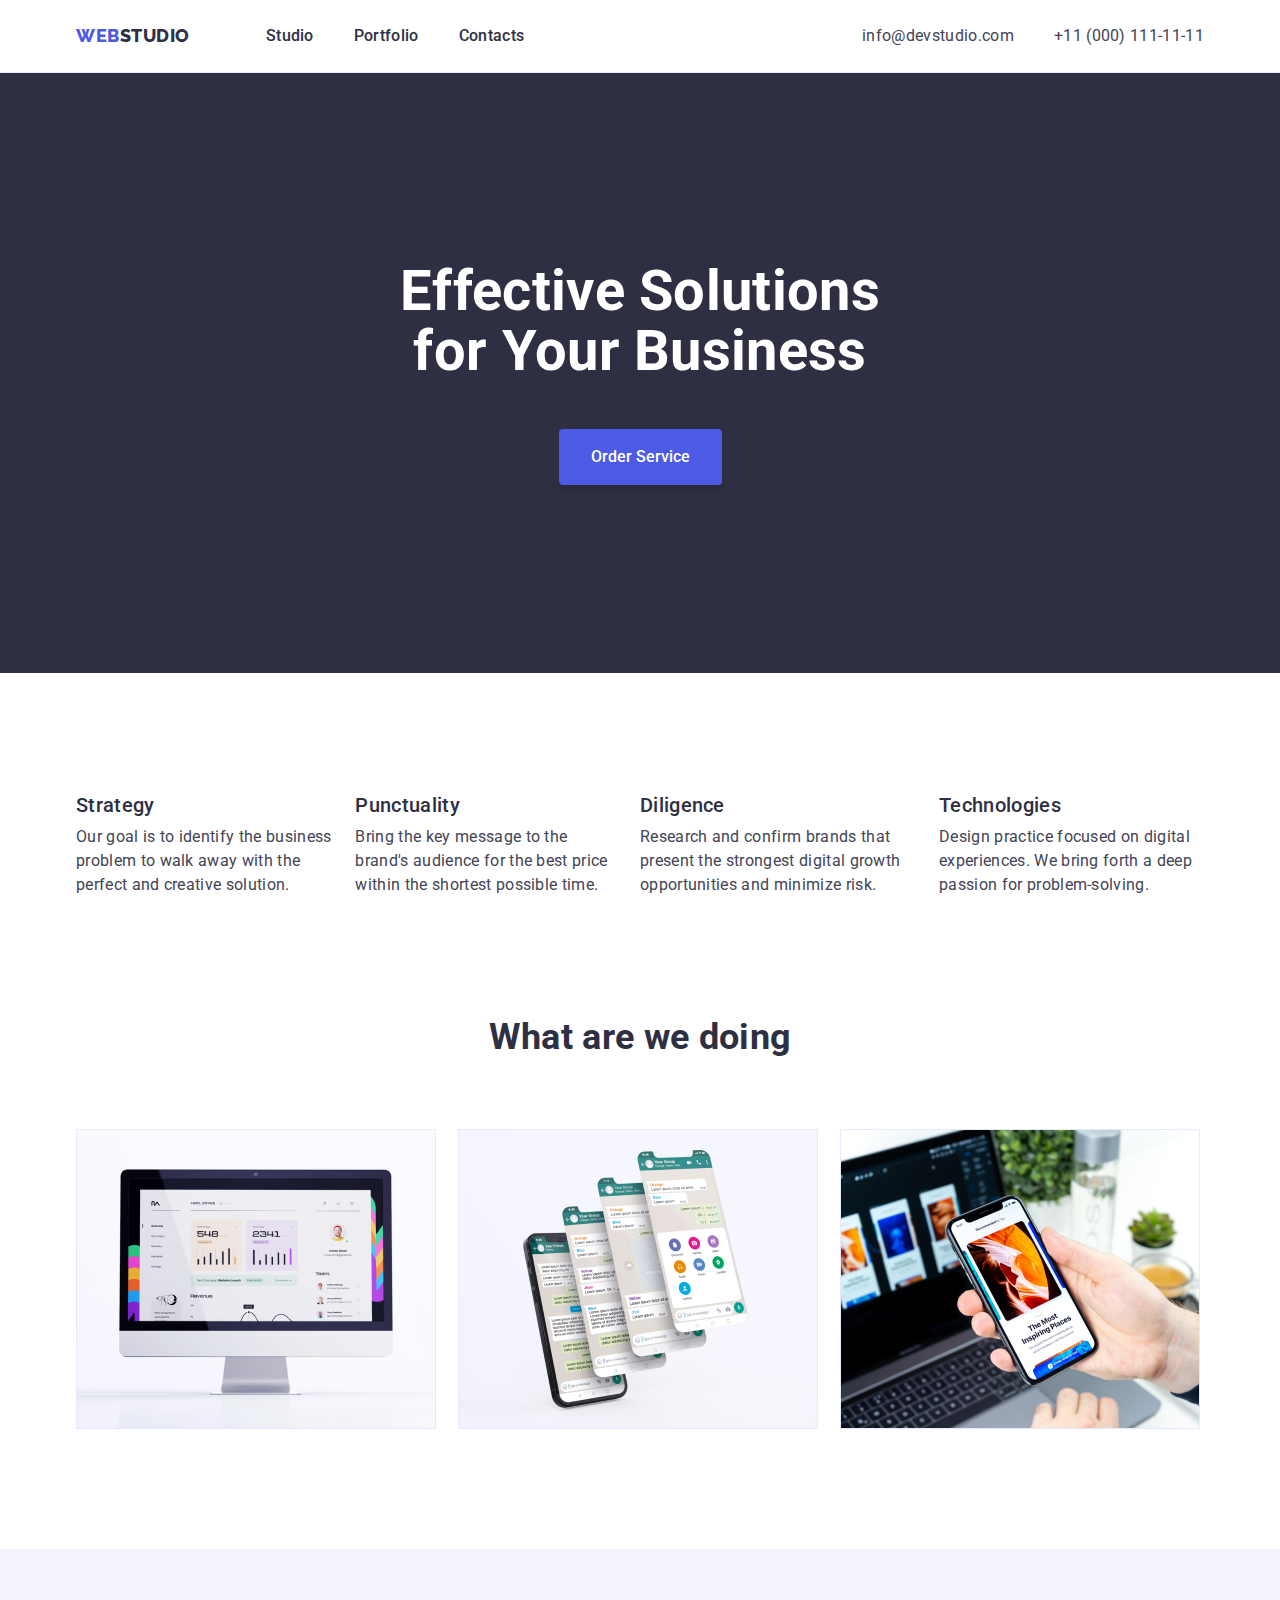
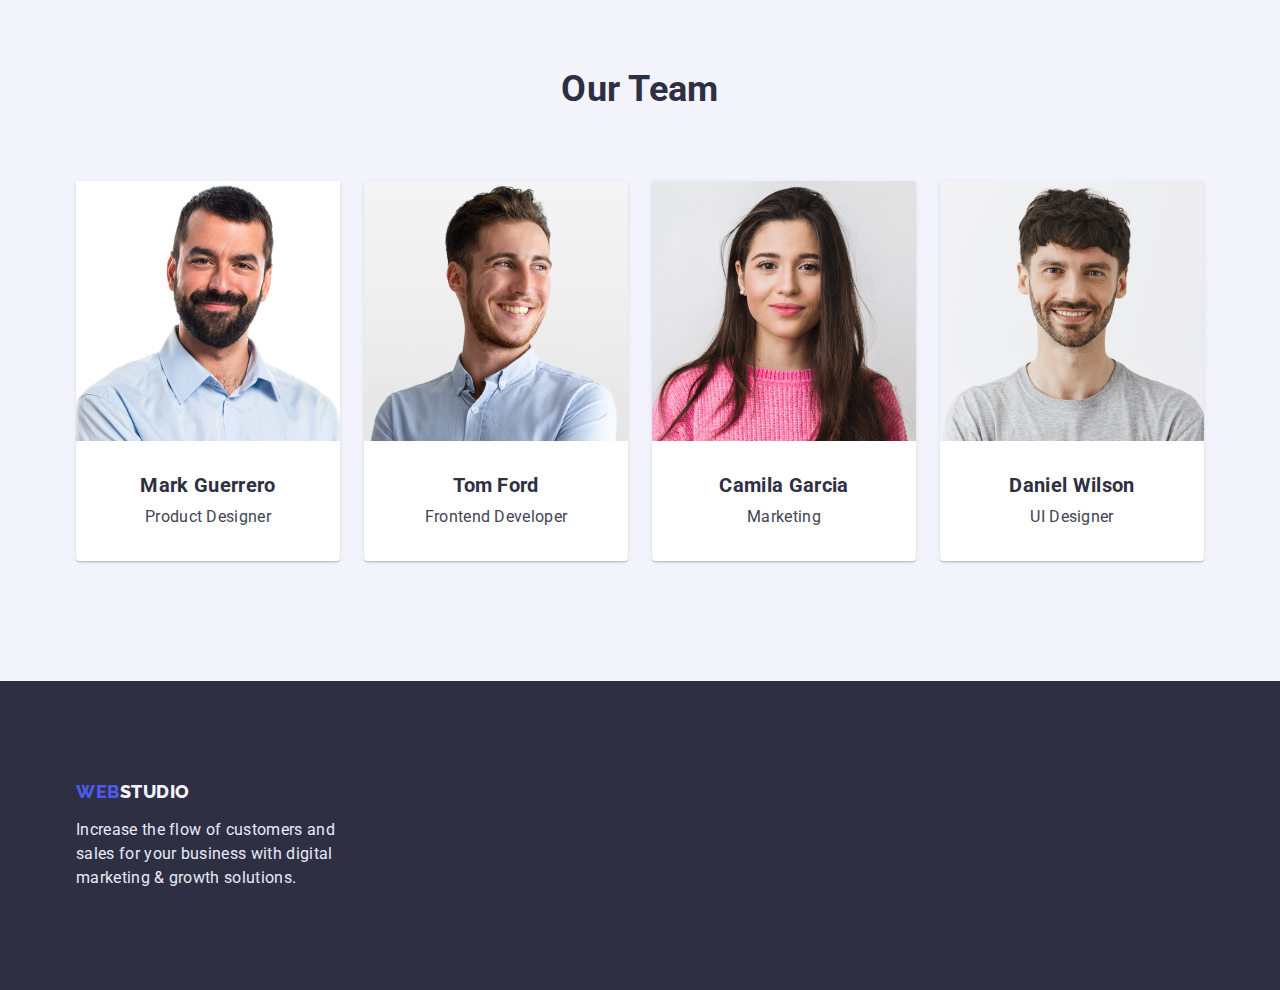
<file: index.html>
<!DOCTYPE html>
<html lang="en">
<head>
    <meta charset="UTF-8">
    <meta http-equiv="X-UA-Compatible" content="IE=edge">
    <meta name="viewport" content="width=device-width, initial-scale=1.0">
    <title>Webstudio</title>
    <!--Fonts-->
    <link rel="preconnect" href="https://fonts.googleapis.com">
    <link rel="preconnect" href="https://fonts.gstatic.com" crossorigin>
    <link href="https://fonts.googleapis.com/css2?family=Raleway:wght@800&family=Roboto:wght@400;500;700;900&display=swap"
        rel="stylesheet">
    <!--Styles-->
    <link rel="stylesheet" href="https://cdn.jsdelivr.net/npm/modern-normalize@1.1.0/modern-normalize.min.css">
    <link rel="stylesheet" href="./css/styels.css">
</head>
<body>
    <header class="header">
        <div class="container main-nav">
            <a class="nav-logo" href="./index.html"><span class="logo-link-part">Web</span>Studio</a>
            <nav class="nav">
                <ul class="site-nav">
                    <li class="item"><a class="nav-link" href="./index.html">Studio</a></li>
                    <li class="item"><a class="nav-link" href="./portfolio.html">Portfolio</a></li>
                    <li class="item"><a class="nav-link" href="">Contacts</a></li>
                </ul> 
            </nav>
            <address class="address">
                <ul class="site-address">
                        <li class="item"><a class="address-link" href="mailto:info@devstudio.com">info@devstudio.com</a></li>
                        <li class="item"><a class="address-link"  href="tel:+110001111111">+11 (000) 111-11-11</a></li>
                </ul>  
            </address>        
        </div>
    </header>

    <main class="main-page">
        <section class="hero-section">
            <div class="container">
                <h1 class="hero-text">Effective Solutions
                for Your Business</h1>
                <button class="button-service" type="button">Order Service</button>
            </div>
        </section>
        <section class="about-section">
            <div class="container">
                <h2 class="visually-hidden">What are we doing</h2>
                <ul class="about-items">
                    <li class="item">
                        <h3 class="about-section-title">Strategy</h3>
                        <p class="about-section-descr">Our goal is to identify the business
                        problem to walk away with the perfect and creative solution.</p>
                    </li>
                    <li class="item">
                        <h3 class="about-section-title">Punctuality</h3>
                        <p class="about-section-descr">Bring the key message to the brand's audience for the best price within the shortest possible time.</p>
                    </li>
                    <li class="item">
                        <h3 class="about-section-title">Diligence</h3>
                        <p class="about-section-descr">Research and confirm brands that present the strongest digital growth opportunities and minimize risk.</p>
                    </li>
                    <li class="item">
                        <h3 class="about-section-title">Technologies</h3>
                        <p class="about-section-descr">Design practice focused on digital experiences. We bring forth a deep passion for problem-solving.</p>
                    </li>
                </ul>
            </div>
        </section>
        <section class="section example-section">
            <div class="container">
                <h2 class="example-section-head">What are we doing</h2>
                <ul class="example-section-img">
                    <li><img src="./images/computer.jpg" alt="computer" width="360" ></li>
                    <li><img src="./images/phone.jpg" alt="phone messenger" width="360"></li>
                    <li><img src="./images/technologies.jpg" alt="computer and phone" width="360"></li>
                </ul>
            </div>
        </section>
        <section class="section team-section">
            <div class="container">
                <h2 class="team-section-head">Our Team</h2>
                <ul class="team-list">
                    <li class="team-list-item">
                        <img src="./images/markguerrero.jpg" alt="photo Mark Guerrero" width="264" class="team-section-img">
                        <div class="team-section-descrow">
                            <h3  class="team-section-title">Mark Guerrero</h3>
                            <p class="team-section-descr">Product Designer</p>
                        </div>
                    </li>
                    <li class="team-list-item">
                        <img src="./images/tomford.jpg" alt="photo Tom Ford" width="264" class="team-section-img">
                        <div class="team-section-descrow">
                            <h3  class="team-section-title">Tom Ford</h3>
                            <p class="team-section-descr">Frontend Developer</p>
                        </div>
                    </li>
                    <li class="team-list-item">
                        <img src="./images/camilagarcia.jpg" alt="photo Camila Garcia" width="264" class="team-section-img">
                        <div class="team-section-descrow">
                            <h3  class="team-section-title">Camila Garcia</h3>
                            <p class="team-section-descr">Marketing</p>
                        </div>
                    </li>
                    <li class="team-list-item">
                        <img src="./images/danielwilson.jpg" alt="photo Daniel Wilson" width="264" class="team-section-img">
                        <div class="team-section-descrow">
                            <h3  class="team-section-title">Daniel Wilson</h3>
                            <p class="team-section-descr">UI Designer</p>
                        </div>
                    </li>
                </ul>
            </div>
        </section>
    </main>
    <footer class="footer">
        <div class="container">
            <a class="logo-footer" href="./index.html"><span class="logo-footer-part">Web</span>Studio</a>
            <p class="footer-descr">Increase the flow of customers and sales for your business with digital marketing & growth solutions.</p>
        </div>
    </footer>
</body>
</html>
</file>
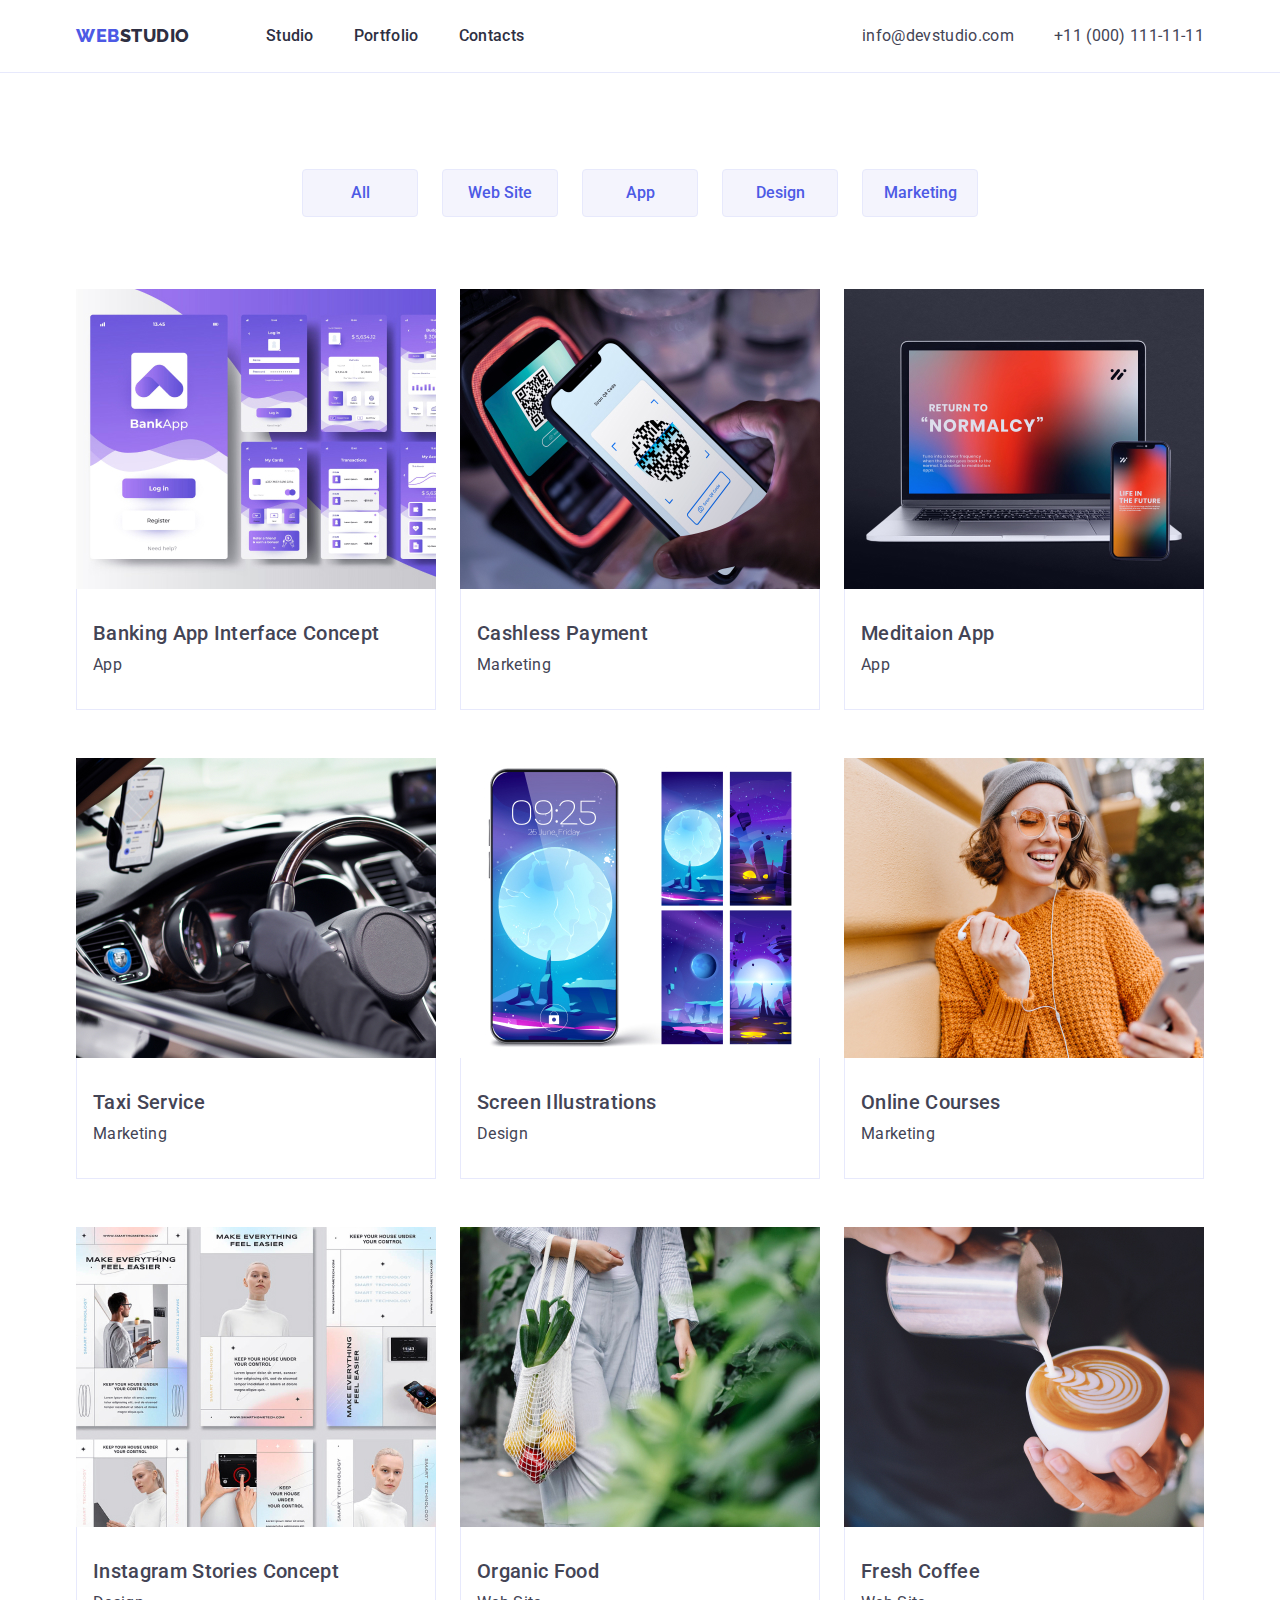
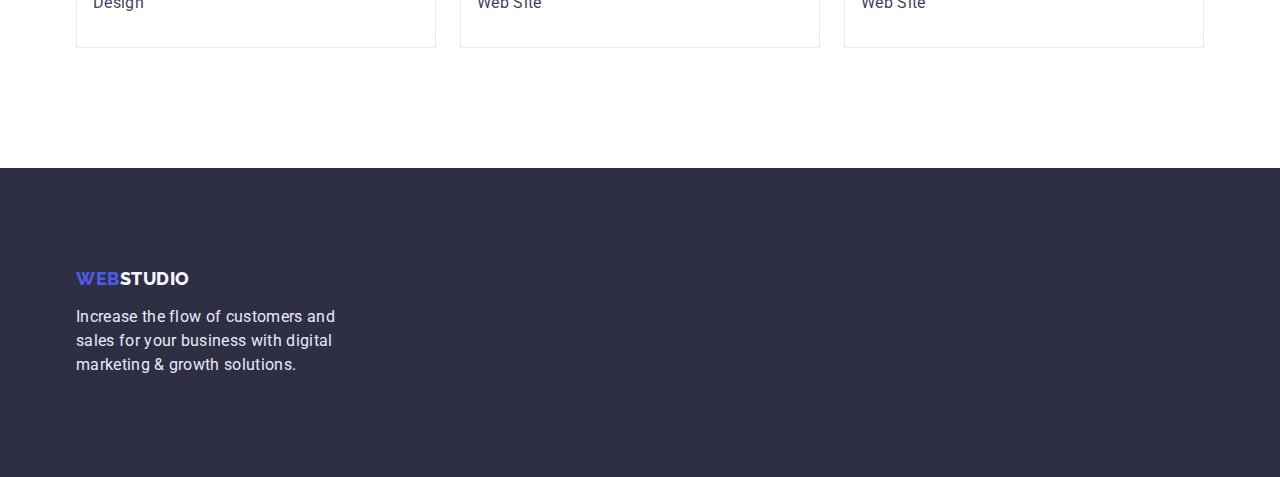
<file: portfolio.html>
<!DOCTYPE html>
<html lang="en">
<head>
    <meta charset="UTF-8">
    <meta http-equiv="X-UA-Compatible" content="IE=edge">
    <meta name="viewport" content="width=device-width, initial-scale=1.0">
    <title>Webstudio</title>
    <!--Fonts-->
    <link rel="preconnect" href="https://fonts.googleapis.com">
    <link rel="preconnect" href="https://fonts.gstatic.com" crossorigin>
    <link
        href="https://fonts.googleapis.com/css2?family=Raleway:wght@800&family=Roboto:wght@400;500;700;900&display=swap"
        rel="stylesheet">
    <!--Styles-->
    <link rel="stylesheet" href="
    https://cdn.jsdelivr.net/npm/modern-normalize@1.1.0/modern-normalize.min.css" >
    <link rel="stylesheet" href="./css/styels.css">
</head>
<body>
    <header class="header">
        <div class="container main-nav">
            <a class="nav-logo" href="./index.html"><span class="logo-link-part">Web</span>Studio</a>
            <nav class="nav">
                <ul class="site-nav">
                    <li class="item"><a class="nav-link" href="./index.html">Studio</a></li>
                    <li class="item"><a class="nav-link" href="./portfolio.html">Portfolio</a></li>
                    <li class="item"><a class="nav-link" href="">Contacts</a></li>
                </ul>
            </nav>
            <address class="address">
                <ul class="site-address">
                    <li class="item"><a class="address-link" href="mailto:info@devstudio.com">info@devstudio.com</a></li>
                    <li class="item"><a class="address-link" href="tel:+110001111111">+11 (000) 111-11-11</a></li>
                </ul>
            </address>
        </div>
    </header>

    <main>
        <section class="portfolio-section">
            <div class="container">
                <h1 class="visually-hidden">Portfolio</h1>
                <ul class="filtr-items">
                    <li><button class="filtr-button" type="button">All</button></li>
                    <li><button class="filtr-button" type="button">Web Site</button></li>
                    <li><button class="filtr-button" type="button">App</button></li>
                    <li><button class="filtr-button" type="button">Design</button></li>
                    <li><button class="filtr-button" type="button">Marketing</button></li>
                </ul>
            
                <ul class="portfolio-items">
                    <li class="item"><a class="portfolio-content">
                        <img src="./images/bankingapp.jpg" alt="Windows on the phone" width="360" height="300" class="portfolio-img">
                        <div class="portfolio-features">
                            <h2 class="portfolio-title">Banking App Interface Concept</h2>
                            <p  class="portfolio-descrfiltr">App</p>
                        </div></a>
                    </li>
                    <li class="item">
                        <a class="portfolio-content">
                            <img src="./images/cashlesspayment.jpg" alt="Phone payment" width="360" height="300" class="portfolio-img">
                            <div class="portfolio-features">
                                <h2 class="portfolio-title">Cashless Payment</h2>
                                <p  class="portfolio-descrfiltr">Marketing</p>
                            </div>
                        </a>
                    </li>
                    <li class="item">
                        <a class="portfolio-content">
                            <img src="./images/meditaionapp.jpg" alt="Laptop and phone" width="360" height="300" class="portfolio-img">
                            <div class="portfolio-features">
                                <h2 class="portfolio-title">Meditaion App</h2>
                                <p  class="portfolio-descrfiltr">App</p>
                            </div>
                        </a>
                    </li>
                    <li class="item">
                        <a class="portfolio-content">
                            <img src="./images/taxiservice.jpg" alt="Car" width="360" height="300" class="portfolio-img">
                            <div class="portfolio-features">
                                <h2 class="portfolio-title">Taxi Service</h2>
                                <p  class="portfolio-descrfiltr">Marketing</p>
                            </div>
                        </a>
                    </li>
                    <li class="item">
                        <a class="portfolio-content">
                            <img src="./images/screenillustrations.jpg" alt="Screen Illustrations" width="360" height="300" class="portfolio-img">
                            <div class="portfolio-features">
                                <h2 class="portfolio-title">Screen Illustrations</h2>
                                <p  class="portfolio-descrfiltr">Design</p>
                            </div>
                        </a>
                    </li>
                    <li class="item">
                        <a class="portfolio-content">
                            <img src="./images/onlinecourses.jpg" alt="Woman with phone" width="360" height="300" class="portfolio-img">
                            <div class="portfolio-features">
                                <h2 class="portfolio-title">Online Courses</h2>
                                <p  class="portfolio-descrfiltr">Marketing</p>
                            </div>
                        </a>
                    </li>
                    <li class="item">
                        <a class="portfolio-content">
                            <img src="./images/instagramstories.jpg" alt="Instagram Stories Concept" width="360" height="300" class="portfolio-img">
                            <div class="portfolio-features">
                                <h2 class="portfolio-title">Instagram Stories Concept</h2>
                                <p  class="portfolio-descrfiltr">Design</p>
                            </div>
                        </a>
                    </li>
                    <li class="item">
                        <a class="portfolio-content">
                            <img src="./images/organicfood.jpg" alt="A man with fruit" width="360" height="300" class="portfolio-img">
                            <div class="portfolio-features">
                                <h2 class="portfolio-title">Organic Food</h2>
                                <p  class="portfolio-descrfiltr">Web Site</p>
                            </div>
                        </a>
                    </li>
                    <li class="item">
                        <a class="portfolio-content">
                            <img src="./images/freshcoffee.jpg" alt="Coffee" width="360" height="300" class="portfolio-img">
                            <div class="portfolio-features">
                                <h2 class="portfolio-title">Fresh Coffee</h2>
                                <p  class="portfolio-descrfiltr">Web Site</p>
                            </div>
                        </a>
                    </li>
                </ul>
            </div>
        </section>
    </main>

    <footer class="footer">
        <div class="container site-footer">
            <a class="logo-footer" href="./index.html"><span class="logo-footer-part">Web</span>Studio</a>
            <p class="footer-descr">Increase the flow of customers and sales for your business with digital marketing &
                growth solutions.</p>
        </div>
    </footer>
</body>
</html>
</file>
<file: css/styels.css>
:root {
    --basic-background: #FFFFFF;
    --background-color: #2E2F42;
    --secondary-color: #2E2F42;
    --white-text: #FFFFFF;
    --focus-color: #404BBF;
    --secondary-background: #F4F4FD;
}



/*Base*/

body {
    color: #434455;
    font-family: 'Roboto', sans-serif;
    background-color: var(--basic-background);
    letter-spacing: 0.02em;
}

p, h1, h2, h3, h4, h5, h6 {
    margin-top: 0;
}

ul {
    margin-top: 0;
    margin-bottom: 0;
    padding-left: 0;
    list-style-type: none;
}

img {
    display: block;
    max-width: 100%;
    height: auto;
}

.container {
    width: 100%;
    max-width: 1158px;
    margin: 0 auto;
    padding: 0 15px;
}

.section {
    padding-top: 120px;
    padding-bottom: 120px;
}

/*Header*/

.header {
    border-bottom: 1px solid #E7E9FC;
}

.main-nav {
    display: flex;
    align-items: center;
    min-height: 72px;
}
 
.nav-logo {
    margin-right: 76px;
    padding-top: 20px;
    padding-bottom: 20px;
    font-family: 'Raleway';
    color: var(--secondary-color);
    font-weight: 800;
    font-size: 18px;
    line-height: 24px;
    text-transform: uppercase;
    text-decoration: none;
    letter-spacing: 0.03em;
}

.logo-link-part {
    color: #4D5AE5;
}

.site-nav {
    display: flex;
}

.site-nav .item + .item {
    margin-left: 40px;
}

.nav-link {
    padding-top: 20px;
    padding-bottom: 20px;
    color: var(--secondary-color);
    font-weight: 500;
    font-size: 16px;
    line-height: 24px;
    text-decoration: none;
}

.nav-link:hover,.nav-link:focus {
    color: var(--focus-color);
}

.address {
    margin-left: auto;
}

.site-address {
    display: flex;
}

.site-address .item +.item {
    margin-left: 40px;
}

.address-link {
    padding-top: 20px;
    padding-bottom: 20px;
    color: #434455;
    font-size: 16px;
    line-height: 24px;
    font-style: normal;
    text-decoration: none
}

.address-link:hover,.address-link:focus {
    color: var(--focus-color);
}



/*Hero section*/

.hero-section {
    text-align: center;
    padding-top: 188px;
    padding-bottom: 188px;
    background-color: var(--background-color);    
}

.hero-text {
    margin-left: auto;
    margin-right: auto;
    margin-bottom: 48px;
    max-width: 496px;
    color: var(--white-text);
    font-weight: 700;
    font-size: 56px;
    line-height: 60px;
}

.button-service {
    color: var(--white-text);
    font-weight: 500;
    font-size: 16px;
    line-height: 24px;
    background-color: #4D5AE5;
    padding: 16px 32px;
    box-shadow: 0px 4px 4px rgba(0, 0, 0, 0.15);
    border-radius: 4px;
    border: 0;
    cursor: pointer;
}

.button-service:hover,.button-service:focus {
    background-color: var(--focus-color);
}

/*About section*/

.about-section {
    padding-top: 120px;
}

.visually-hidden {
    position: absolute;
    width: 1px;
    height: 1px;
    margin: -1px;
    border: 0;
    padding: 0;
    white-space: nowrap;
    clip-path: inset(100%);
    clip: rect(0 0 0 0);
    overflow: hidden;
}

.about-items {
    display: flex;
    gap: 22px;
}

.about-section-title {
    margin-bottom: 8px;
    color: var(--secondary-color);
    font-weight: 500;
    font-size: 20px;
    line-height: 24px;
}

.about-section-descr {
    margin-bottom: 0;
    font-size: 16px;
    line-height: 24px;
}

/*Example section*/

.example-section-head {
    margin-bottom: 72px;
    text-align: center;
    color: var(--secondary-color);
    font-size: 36px;
    line-height: 40px;
}

.example-section-img {
    display: flex;
    gap: 22px;
}

/*Team section*/

.team-section {
    background-color: var(--secondary-background);
}

.team-section-head {
    text-align: center;
    margin-bottom: 72px;
    color: var(--secondary-color);
    font-size: 36px;
    line-height: 40px;
}

.team-list {
    display: flex;
    gap: 24px;
    text-align: center;
}

.team-list-item {
    background: var(--basic-background);
    box-shadow: 0px 1px 6px rgba(46, 47, 66, 0.08), 0px 1px 1px rgba(46, 47, 66, 0.16), 0px 2px 1px rgba(46, 47, 66, 0.08);
    border-radius: 0px 0px 4px 4px;
}

.team-section-title {
    margin-bottom: 8px;
    color: var(--secondary-color);
    font-size: 20px;
    line-height: 24px;
}

.team-section-descrow {
    padding-top: 32px;
    padding-bottom: 32px;
}

.team-section-descr {
    margin-bottom: 0px;
    font-size: 16px;
    line-height: 24px;
}

.footer {
    background-color: var(--background-color);
}
  
/*Footer*/

.footer {
    padding-top: 100px;
    padding-bottom: 100px;
}

.logo-footer{
    color: #F4F4FD;
    font-family: 'Raleway';
    font-weight: 800;
    font-size: 18px;
    line-height: 21px;
    text-transform: uppercase;
    text-decoration: none;
    letter-spacing: 0.03em;
}

.logo-footer-part {
    color: #4D5AE5;
}

.footer-descr {
    margin-top: 16px;
    margin-bottom: 0;
    max-width: 264px;
    color: #E7E9FC;
    font-size: 16px;
    line-height: 24px;
}

/*Portfolio section*/

.portfolio-section {
    padding-top: 96px;
    padding-bottom: 120px;
}

.filtr-items {
    margin-bottom: 72px;
    justify-content: center;
    display: flex;
    gap: 24px;
}

.filtr-button {
    color: #4D5AE5;
    font-weight: 500;
    font-size: 16px;
    line-height: 24px;
    width: 116px;
    height: 48px;
    background-color: #F4F4FD;
    border: 1px solid #E7E9FC;
    border-radius: 4px;
    cursor: pointer;
}

.filtr-button:hover,.filtr-button:focus {
    color: var(--white-text);
    background-color: var(--focus-color);
}

.portfolio-items {
    display: flex;
    flex-wrap: wrap;
    row-gap: 48px;
    column-gap: 24px;
}

.portfolio-features {
    background-color: var(--basic-background);
    border-bottom: 1px solid #E7E9FC;
    border-left: 1px solid #E7E9FC;
    border-right: 1px solid #E7E9FC;
    padding-left: 16px;
    padding-top: 32px;
    padding-bottom: 32px;
}

.portfolio-title {
    margin-bottom: 8px;
    color: var(--brand-color);
    font-weight: 500;
    font-size: 20px;
    line-height: 24px;
}

.portfolio-descrfiltr {
    margin-bottom: 0px;
    font-size: 16px;
    line-height: 24px;
}
</file>
